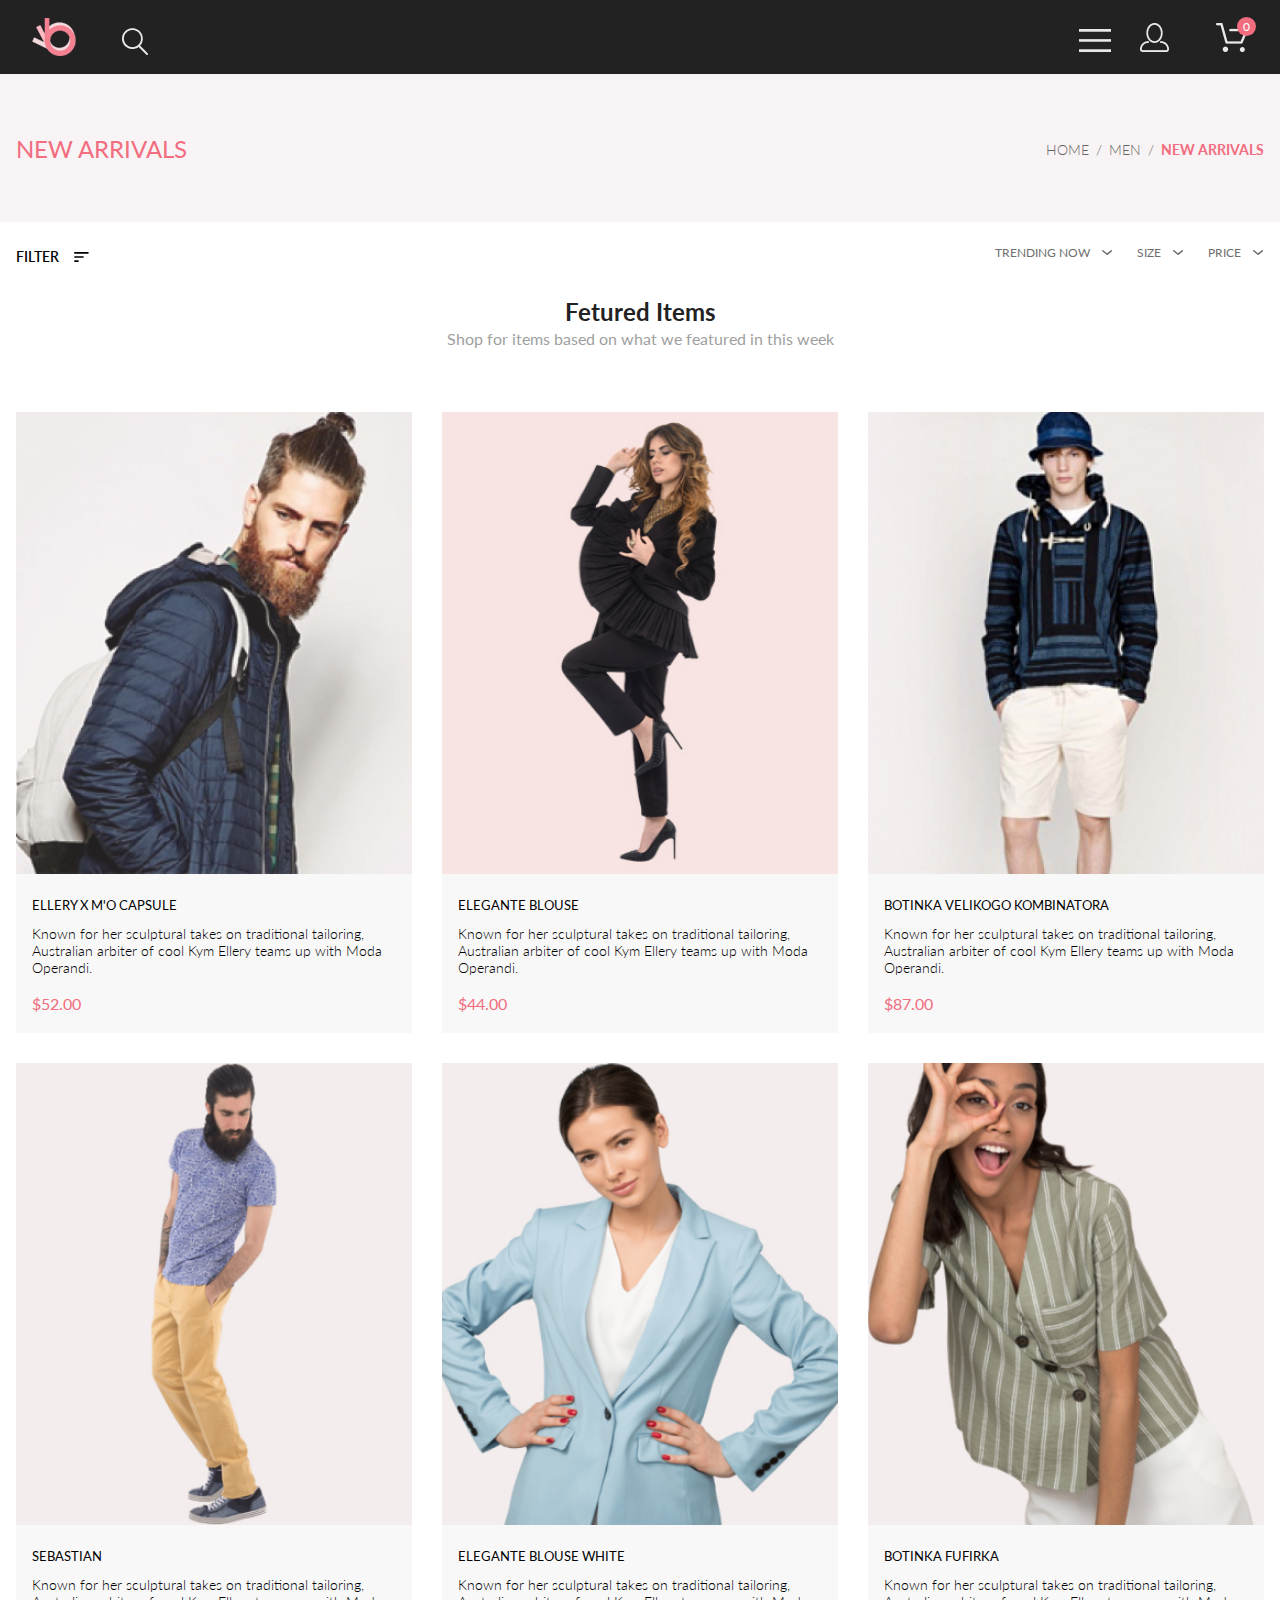
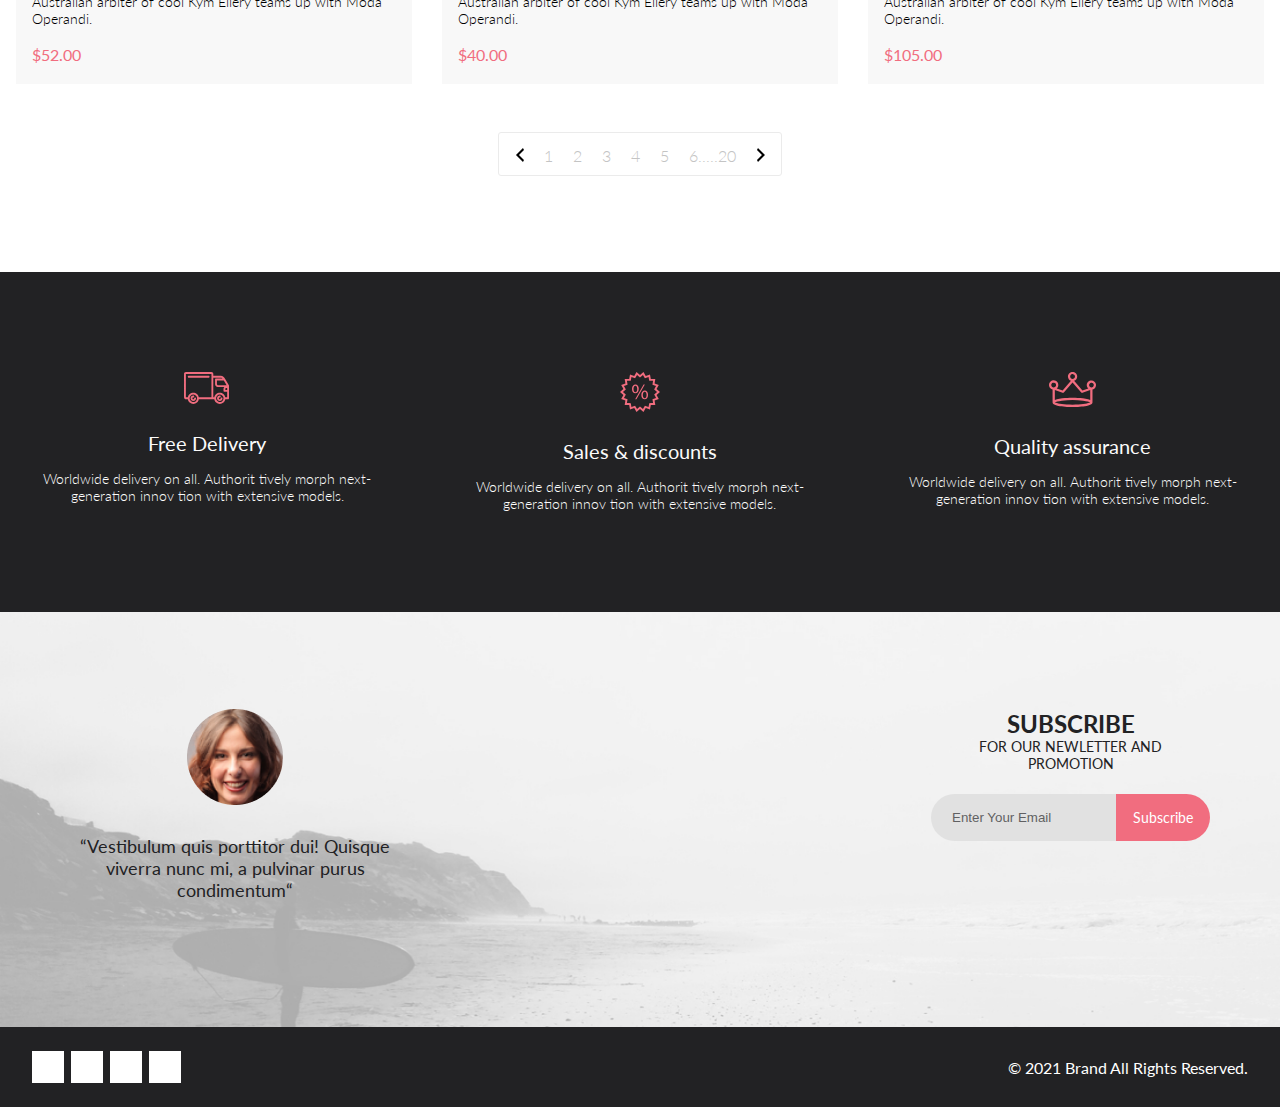
<file: index.html>
<!DOCTYPE html>
<html lang="en">

<head>
    <meta charset="UTF-8">
    <meta name="viewport" content="width=device-width, initial-scale=1.0">
    <title>Document</title>
    <link rel="stylesheet" href="https://cdnjs.cloudflare.com/ajax/libs/font-awesome/5.15.2/css/all.min.css" integrity="sha512-HK5fgLBL+xu6dm/Ii3z4xhlSUyZgTT9tuc/hSrtw6uzJOvgRr2a9jyxxT1ely+B+xFAmJKVSTbpM/CuL7qxO8w==" crossorigin="anonymous" />
    <link rel="stylesheet" href="style.css">
</head>

<body>
    <div class="header">
        <div class="container">
            <div class="leftHeader">
                <img src="images/logo.png" alt="">
                <img class="searchIcon" src="images/search.png" alt="">
            </div>

            <div class="rightHeader">
                <img src="images/bars.png" alt="">
                <img class="userIcon" src="images/user.png" alt="">

                <span class="cartIconWrap">
                    <img class="cartIcon" src="images/cart.png" alt="">
                    <span class="shopCartTotalCount">0</span>
                </span>

                <div class="shopCartModalWin hidden">
                    <div class="ShopCart ShopCartHeader">
                        <div>Название товара</div>
                        <div>Количество</div>
                        <div>Цена за шт.</div>
                        <div>Итого</div>
                    </div>
                                    
                    <div class="shopCartPrice">
                        Товаров в корзине на сумму:
                        $<span class="shopCartTotalPrice">0</span>
                    </div>
                 </div>
            </div>
        </div>
    </div>

    <div class="newArrivals">
        <div class="container">
            <h1>NEW ARRIVALS</h1>
            <nav>
                <a href="#">HOME</a>
                <span>/</span>
                <a href="#">MEN</a>
                <span>/</span>
                <a href="#">NEW ARRIVALS</a>
            </nav>
        </div>
    </div>

    <div class="filters">
        <div class="container">
            <div class="filtersLeft">
                <span class="filterLabel">FILTER</span>
                <img class="filterIcon" src="images/filter.svg" alt="">
                <div class="filterPopup hidden">
                    <nav class="filterCategory">
                        <div class="filterCategoryHeader">CATEGORY</div>
                        <div class="hidden">
                            <a href="#">Accessories</a>
                            <a href="#">Bags</a>
                            <a href="#">Denim</a>
                            <a href="#">Hoodies & Sweatshirts</a>
                            <a href="#">Jackets & Coats</a>
                            <a href="#">Polos</a>
                            <a href="#">Shirts</a>
                            <a href="#">Shoes</a>
                            <a href="#">Sweaters & Knits</a>
                            <a href="#">T-Shirts</a>
                            <a href="#">Tanks</a>
                        </div>
                    </nav>
                    <nav class="filterCategory">
                        <div class="filterCategoryHeader">BRAND</div>
                        <div class="hidden">
                            <a href="#">Accessories</a>
                            <a href="#">Bags</a>
                            <a href="#">Denim</a>
                            <a href="#">Hoodies & Sweatshirts</a>
                            <a href="#">Jackets & Coats</a>
                            <a href="#">Polos</a>
                            <a href="#">Shirts</a>
                            <a href="#">Shoes</a>
                            <a href="#">Sweaters & Knits</a>
                            <a href="#">T-Shirts</a>
                            <a href="#">Tanks</a>
                        </div>
                    </nav>
                    <nav class="filterCategory">
                        <div class="filterCategoryHeader">DESIGNER</div>
                        <div class="hidden">
                            <a href="#">Accessories</a>
                            <a href="#">Bags</a>
                            <a href="#">Denim</a>
                            <a href="#">Hoodies & Sweatshirts</a>
                            <a href="#">Jackets & Coats</a>
                            <a href="#">Polos</a>
                            <a href="#">Shirts</a>
                            <a href="#">Shoes</a>
                            <a href="#">Sweaters & Knits</a>
                            <a href="#">T-Shirts</a>
                            <a href="#">Tanks</a>
                        </div>
                    </nav>
                </div>
            </div>
            <div class="filtersRight">
                <div class="filterTrending">
                    TRENDING NOW
                    <img src="images/filterArrow.svg" alt="">
                </div>
                <div class="filterSize">
                    <div class="filterSizeWrap">
                        SIZE
                        <img src="images/filterArrow.svg" alt="">
                    </div>
                    <div class="filterSizes hidden">
                        <div>
                            <input type="checkbox"> XS
                        </div>
                        <div>
                            <input type="checkbox"> S
                        </div>
                        <div>
                            <input type="checkbox"> M
                        </div>
                        <div>
                            <input type="checkbox"> L
                        </div>
                    </div>
                </div>
                <div class="filterPrice">
                    PRICE
                    <img src="images/filterArrow.svg" alt="">
                </div>
            </div>
        </div>
    </div>

    <div class="featured container">
        <h2 class="featuredHeader">Fetured Items</h2>
        <div class="featuredTitle">Shop for items based on what we featured in this week</div>

        <div class="featuredItems">

            <div class="featuredItem" data-id="1" data-name="ELLERY X M'O CAPSULE" data-price="52">

                <div class="featuredImgWrap">
                    <img src="images/featured/1.jpg" alt="">
                    <div class="featuredImgDark">
                        <button>
                            <img src="images/cart.svg" alt="">
                            Add to Cart
                        </button>
                    </div>
                </div>

                <div class="featuredData">
                    <div class="featuredName">
                        ELLERY X M'O CAPSULE
                    </div>
                    <div class="featuredText">
                        Known for her sculptural takes on traditional tailoring, Australian arbiter of cool Kym Ellery
                        teams
                        up with Moda Operandi.
                    </div>
                    <div class="featuredPrice">
                        $52.00
                    </div>
                </div>

            </div>

            <div class="featuredItem" data-id="2" data-name="ELEGANTE BLOUSE" data-price="44">

                <div class="featuredImgWrap">
                    <img src="images/featured/2.jpg" alt="">
                    <div class="featuredImgDark">
                        <button>
                            <img src="images/cart.svg" alt="">
                            Add to Cart
                        </button>
                    </div>
                </div>

                <div class="featuredData">
                    <div class="featuredName">
                        ELEGANTE BLOUSE
                    </div>
                    <div class="featuredText">
                        Known for her sculptural takes on traditional tailoring, Australian arbiter of cool Kym Ellery
                        teams
                        up with Moda Operandi.
                    </div>
                    <div class="featuredPrice">
                        $44.00
                    </div>
                </div>

            </div>

            <div class="featuredItem" data-id="3" data-name="BOTINKA VELIKOGO KOMBINATORA" data-price="87">

                <div class="featuredImgWrap">
                    <img src="images/featured/3.jpg" alt="">
                    <div class="featuredImgDark">
                        <button>
                            <img src="images/cart.svg" alt="">
                            Add to Cart
                        </button>
                    </div>
                </div>

                <div class="featuredData">
                    <div class="featuredName">
                        BOTINKA VELIKOGO KOMBINATORA
                    </div>
                    <div class="featuredText">
                        Known for her sculptural takes on traditional tailoring, Australian arbiter of cool Kym Ellery
                        teams
                        up with Moda Operandi.
                    </div>
                    <div class="featuredPrice">
                        $87.00
                    </div>
                </div>

            </div>

            <div class="featuredItem" data-id="4" data-name="SEBASTIAN" data-price="52">

                <div class="featuredImgWrap">
                    <img src="images/featured/4.jpg" alt="">
                    <div class="featuredImgDark">
                        <button>
                            <img src="images/cart.svg" alt="">
                            Add to Cart
                        </button>
                    </div>
                </div>

                <div class="featuredData">
                    <div class="featuredName">
                        SEBASTIAN
                    </div>
                    <div class="featuredText">
                        Known for her sculptural takes on traditional tailoring, Australian arbiter of cool Kym Ellery
                        teams
                        up with Moda Operandi.
                    </div>
                    <div class="featuredPrice">
                        $52.00
                    </div>
                </div>

            </div>

            <div class="featuredItem" data-id="5" data-name="ELEGANTE BLOUSE WHITE" data-price="40">

                <div class="featuredImgWrap">
                    <img src="images/featured/5.jpg" alt="">
                    <div class="featuredImgDark">
                        <button>
                            <img src="images/cart.svg" alt="">
                            Add to Cart
                        </button>
                    </div>
                </div>

                <div class="featuredData">
                    <div class="featuredName">
                        ELEGANTE BLOUSE WHITE
                    </div>
                    <div class="featuredText">
                        Known for her sculptural takes on traditional tailoring, Australian arbiter of cool Kym Ellery
                        teams
                        up with Moda Operandi.
                    </div>
                    <div class="featuredPrice">
                        $40.00
                    </div>
                </div>

            </div>
            <div class="featuredItem" data-id="6" data-name="BOTINKA FUFIRKA" data-price="105">

                <div class="featuredImgWrap">
                    <img src="images/featured/6.jpg" alt="">
                    <div class="featuredImgDark">
                        <button>
                            <img src="images/cart.svg" alt="">
                            Add to Cart
                        </button>
                    </div>
                </div>

                <div class="featuredData">
                    <div class="featuredName">
                        BOTINKA FUFIRKA
                    </div>
                    <div class="featuredText">
                        Known for her sculptural takes on traditional tailoring, Australian arbiter of cool Kym Ellery
                        teams
                        up with Moda Operandi.
                    </div>
                    <div class="featuredPrice">
                        $105.00
                    </div>
                </div>

            </div>
        </div>

        <div class="pagination">
            <a href="#">
                <img src="images/chevronLeft.svg" alt="">
            </a>
            <a href="#">1</a>
            <a href="#">2</a>
            <a href="#">3</a>
            <a href="#">4</a>
            <a href="#">5</a>
            <a href="#">6.....20</a>
            <a href="#">
                <img src="images/chevronRight.svg" alt="">
            </a>
        </div>
    </div>

    <div class="services">
        <div class="container">

            <div class="serivceUnit">
                <img src="images/services/delivery.svg" alt="">
                <div class="servicesTitle">
                    Free Delivery
                </div>
                <div class="servicesText">
                    Worldwide delivery on all. Authorit tively morph next-generation innov tion with extensive models.
                </div>
            </div>

            <div class="serivceUnit">
                <img src="images/services/discount.svg" alt="">
                <div class="servicesTitle">
                    Sales & discounts
                </div>
                <div class="servicesText">
                    Worldwide delivery on all. Authorit tively morph next-generation innov tion with extensive models.
                </div>
            </div>

            <div class="serivceUnit">
                <img src="images/services/assurance.svg" alt="">
                <div class="servicesTitle">
                    Quality assurance
                </div>
                <div class="servicesText">
                    Worldwide delivery on all. Authorit tively morph next-generation innov tion with extensive models.
                </div>
            </div>
        </div>
    </div>

    <div class="subscribe">
        <div class="container">

            <div class="subscribeLeft">
                <img src="images/subscribeUser.png" alt="">
                <div class="subscribeUserText">
                    “Vestibulum quis porttitor dui! Quisque viverra nunc mi, a pulvinar purus condimentum“
                </div>
            </div>

            <div class="subscribeRight">
                <div class="subscribeTitle">
                    SUBSCRIBE
                </div>
                <div class="subscribeText">
                    FOR OUR NEWLETTER AND PROMOTION
                </div>
                <form action="" class="subscribeForm">
                    <input type="text" placeholder="Enter Your Email">
                    <button>Subscribe</button>
                </form>
            </div>

        </div>
    </div>

    <div class="footer">
        <div class="container">
            <div class="footerLeft">
                <a href="#">
                    <i class="fab fa-facebook-f"></i>
                </a>
                <a href="#">
                    <i class="fab fa-instagram"></i>
                </a>
                <a href="#">
                    <i class="fab fa-pinterest-p"></i>
                </a>
                <a href="#">
                    <i class="fab fa-twitter"></i>
                </a>
            </div>
            <div class="footerRight">
                &copy; 2021  Brand  All Rights Reserved.
            </div>
        </div>
    </div>

    <script src="app.js"></script>
</body>

</html>
</file>
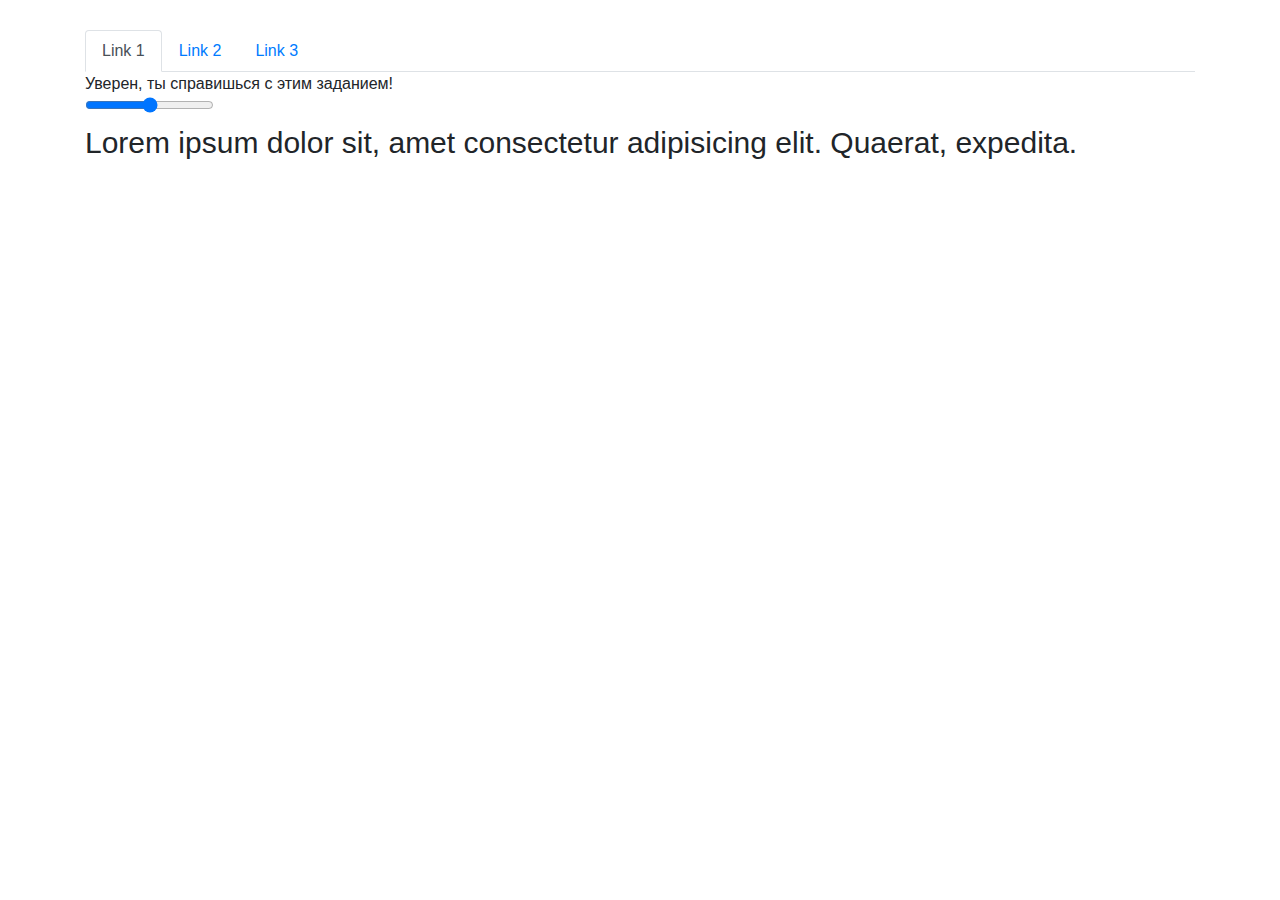
<file: 1.html>
<!DOCTYPE html>
<html lang="en">
<head>
  <meta charset="UTF-8">
  <title>Homework</title>
  <link rel="stylesheet" href="https://stackpath.bootstrapcdn.com/bootstrap/4.5.2/css/bootstrap.min.css"
        integrity="sha384-JcKb8q3iqJ61gNV9KGb8thSsNjpSL0n8PARn9HuZOnIxN0hoP+VmmDGMN5t9UJ0Z" crossorigin="anonymous">
  <style>
    .nav {
      margin-top: 30px;
    }
    #inputDiv {
      font-size: 30px;
    }
  </style>
</head>
<body>
<!--
Обязательное задание.

Выполнить все задачи в теге script. Комментарии, в которых написаны задачи, не
стирать, код с решением задачи пишем под комментарием.
-->
<div class="container">
  <ul class="nav nav-tabs">
    <li class="nav-item" data-text="T1">
      <a class="nav-link active" href="#">Link 1</a>
    </li>
    <li class="nav-item" data-text="X6">
      <a class="nav-link" href="#">Link 2</a>
    </li>
    <li class="nav-item" data-text="H99">
      <a class="nav-link" href="#">Link 3</a>
    </li>
  </ul>

  <div class="text">Уверен, ты справишься с этим заданием!</div>

  <input type="range" min="20" max="100">
  <div id="inputDiv">
    Lorem ipsum dolor sit, amet consectetur adipisicing elit. Quaerat, expedita.
  </div>
</div>

<script>
  "use strict";

  /*
  1. Необходимо сделать так, чтобы при клике на элемент с классом "nav-link",
  данному элементу ставился класс "active", при этом у всхе других элементов с
  классом nav-link данных элемент отсутствовал, необходимо использовать
  делегирование события.
  Также необходимо чтобы в div с классом text ставился нужный текст, который
  прописан в объекте panelText (вам необходимо определить самостоятельно, что
  общего между данной в html версткой и объектом ниже).
  */
  const panelText = {
    T1: "Уверен, ты справишься с этим заданием!",
    X6: "Знаю, программирование это нелегко.",
    H99: "Однако, программирование, в итоге, принесет свои плоды.",
  };

  const textEl = document.querySelector('.text');
  const ulEl = document.querySelector('ul');

  ulEl.addEventListener('click', (event) => {
    const activeEl = document.querySelector('.active');
    activeEl.classList.remove('active');
    if (event.target.tagName !== 'A') return;
    event.target.classList.add('active');
    textEl.textContent = panelText[event.target.parentElement.dataset.text];
  });
  /*
  2. Необходимо сделать так, чтобы при изменении input'а менялся и размер шрифта
  у элемента с id="inputDiv". Перемещение ползунка должно плавно увеличивать
  шрифт у текста, никакого резкого увеличения шрифта не должно быть при
  перетаскивании ползунка.
   */
  const InputEl = document.querySelector('input');
  const InputDivEl = document.querySelector('#inputDiv');
  InputEl.addEventListener('input', (event) => {
    InputDivEl.style.fontSize = `${event.target.value}px`;
  });


</script>
</body>
</html>
</file>
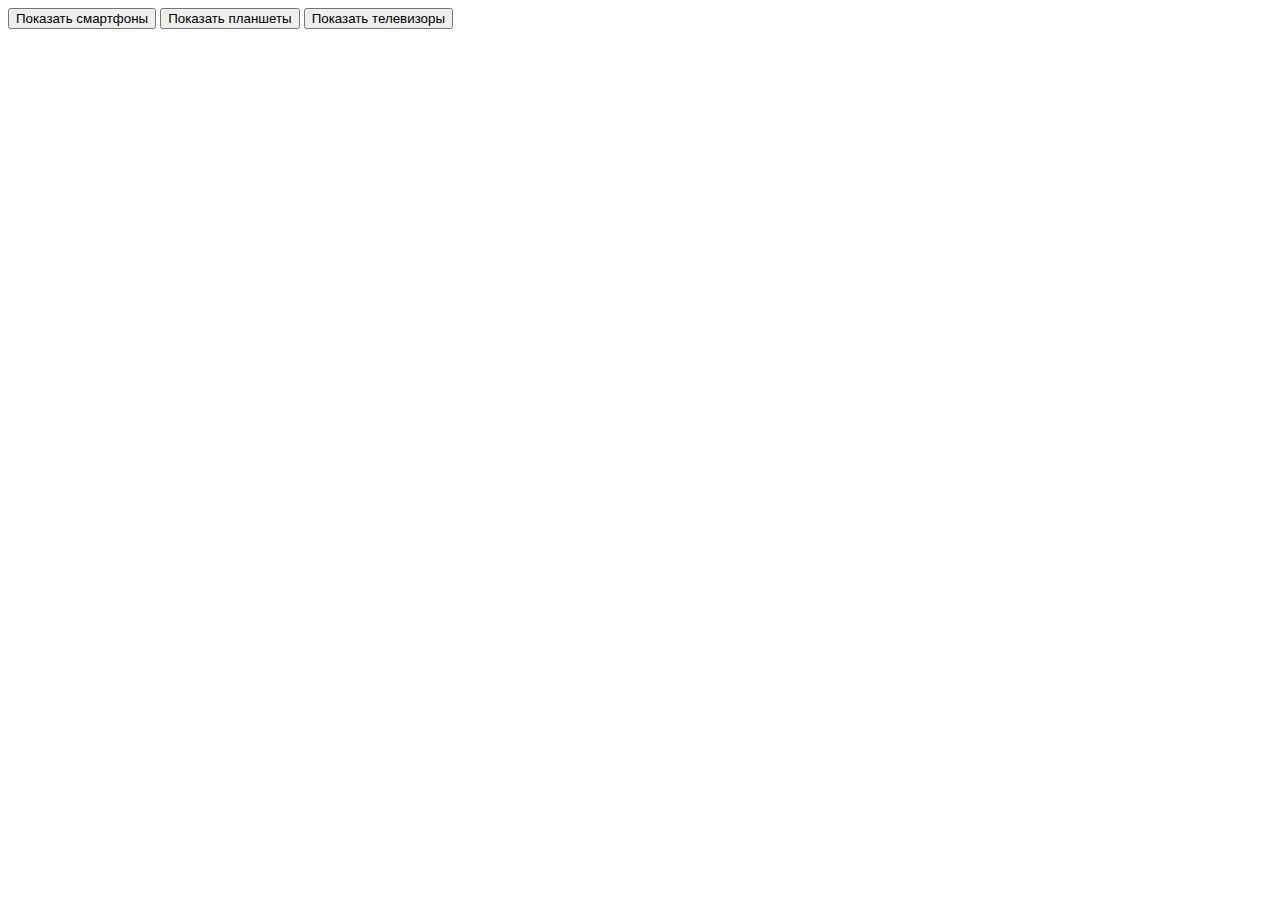
<file: 2.html>
<!DOCTYPE html>
<html lang="en">
<head>
  <meta charset="UTF-8">
  <meta name="viewport" content="width=device-width, initial-scale=1.0">
  <title>Document</title>
  <style>
    .products {
      overflow: hidden;
      margin-top: 40px;
    }

    .product {
      float: left;
      margin-right: 20px;
    }
  </style>
</head>
<body>
<header>
  <button class="menuButton" data-type="phones">Показать смартфоны</button>
  <button class="menuButton" data-type="tablets">Показать планшеты</button>
  <button class="menuButton" data-type="tv">Показать телевизоры</button>
</header>

<div class="products"></div>

<script>
  /*
  1. Программист Паша уволился с работы и не закончил задачу.
  Задача состояла в том, чтобы при клике на какую-либо кнопку в теге header
  выводить продукты в div с классом products.
  Продукты, которые надо вывести, валидны и прописаны в объекте products.
  Однако, Паша явно сделал много ошибок в других кусках кода, вам необходимо
  исправить все ошибки и внимательно проверить чтоб код работал правильно и
  ничего лишнего не выводилось в div с классом products.
  */

  class Product {
    constructor(id, name, price, imageUrl) {
      this.id = id;
      this.name = name;
      this.price = price;
      this.imageUrl = imageUrl;
    }

    /**
     * @returns {string} html-разметка для товара
     */
    getProductMarkup() {
      return `
        <div class="product">
            <div>${this.name}</div>
            <img src="${this.imageUrl}" alt="">
            <div>Цена: <span>${this.price}</span> р.</div>
            <a href="https://example.com/producs/${this.id}">Подробнее</a>
        </div>
      `;
    }
  }

  const products = {
    phones: [
      new Product(1, "Смартфон 1", "2533", "https://picsum.photos/seed/1/200"),
      new Product(2, "Смартфон 2", "3123", "https://picsum.photos/seed/2/200"),
      new Product(3, "Смартфон 3", "6123", "https://picsum.photos/seed/3/200"),
    ],
    tablets: [
      new Product(4, "Плашнет 1", "5239", "https://picsum.photos/seed/4/200"),
      new Product(5, "Плашнет 2", "6483", "https://picsum.photos/seed/5/200"),
    ],
    tv: [
      new Product(6, "Телевизор 1", "4314", "https://picsum.photos/seed/6/200"),
      new Product(7, "Телевизор 2", "5412", "https://picsum.photos/seed/7/200"),
      new Product(8, "Телевизор 3", "3577", "https://picsum.photos/seed/8/200"),
      new Product(9, "Телевизор 4", "8714", "https://picsum.photos/seed/9/200"),
    ],
  };

  const productsEl = document.querySelector('.products');
  document.querySelector('header').addEventListener('click', event => {
    if (!event.target.classList.contains('menuButton')) {
      return;
    }
    productsEl.innerHTML = products[event.target.dataset.type]
      .map(product => product.getProductMarkup()).join('');
  });

</script>
</body>
</html>
</file>
<file: style.css>
@import url("https://fonts.googleapis.com/css2?family=Lato:wght@300;400;700;900&display=swap");
body {
    margin: 0;
    font-family: Lato, sans-serif;
}

.header {
    background: #222222;
    height: 74px;
    padding: 18px 16px;
    box-sizing: border-box;
}

.header .container {
    display: flex;
    justify-content: space-between;
    align-items: center;
}

@media (min-width: 1600px) {
    .container {
        margin: 0 auto;
        width: 1140px;
    }
}

@media (min-width: 768px) {
    .header {
        padding-left: 32px;
        padding-right: 32px;
    }
}

.header i {
    color: #e8e8e8;
}

.userIcon,
.cartIcon {
    display: none;
}

@media (min-width: 768px) {
    .userIcon,
    .cartIcon {
        display: inline;
    }
}

.userIcon {
    margin-left: 25px;
    margin-right: 42px;
}

.searchIcon {
    margin-left: 41px;
}

.cartIconWrap {
    position: relative;
}

.cartIconWrap span {
    display: inline-block;
    width: 19px;
    height: 19px;
    color: white;
    background: #f16d7f;
    border-radius: 50%;
    position: absolute;
    text-align: center;
    right: -8px;
    top: -19px;
    font-size: 12px;
    line-height: 19px;
}

.newArrivals {
    background: #f8f3f4;
    min-height: 148px;
}

.newArrivals h1 {
    margin: 24px 0 32px;
    font-weight: normal;
    font-size: 24px;
    line-height: 29px;
    color: #f16d7f;
}

@media (min-width: 768px) {
    .newArrivals h1 {
        margin: 0;
    }
}

.newArrivals .container {
    display: flex;
    flex-direction: column;
    align-items: center;
    min-height: inherit;
}

@media (min-width: 768px) {
    .newArrivals .container {
        flex-direction: row;
        justify-content: space-between;
    }
}

@media (min-width: 768px) and (max-width: 1599px) {
    .newArrivals .container {
        padding: 0 16px;
    }
}

.newArrivals nav a,
.newArrivals nav span {
    font-weight: 300;
    font-size: 14px;
    line-height: 17px;
    color: #636363;
}

.newArrivals nav a {
    text-decoration: none;
}

.newArrivals nav span {
    margin: 0 3px;
}

.newArrivals nav a:last-of-type {
    font-weight: bold;
    font-size: 14px;
    line-height: 17px;
    color: #f16d7f;
}

.filters {
    margin-top: 24px;
    margin-bottom: 32px;
}

@media (min-width: 1600px) {
    .filters {
        margin-top: 51px;
        margin-bottom: 64px;
    }
}

.filters .container {
    display: flex;
    justify-content: space-between;
    padding-left: 8px;
    padding-right: 8px;
}

@media (min-width: 768px) {
    .filters .container {
        padding-left: 16px;
        padding-right: 16px;
    }
}

@media (min-width: 1600px) {
    .filters .container {
        padding-left: 0;
        padding-right: 0;
        justify-content: flex-start;
    }
}

.filtersRight {
    display: flex;
    font-size: 12px;
    line-height: 14px;
    color: #6f6e6e;
}

@media (min-width: 1600px) {
    .filtersRight {
        font-size: 14px;
        line-height: 17px;
        margin-left: 320px;
    }
}

.filtersRight img {
    position: relative;
    bottom: 1px;
    margin-left: 9px;
}

.filtersRight > div:not(:last-child) {
    margin-right: 15px;
}

@media (min-width: 375px) {
    .filtersRight > div:not(:last-child) {
        margin-right: 24px;
    }
}

.filtersLeft .filterLabel {
    display: none;
    position: relative;
    z-index: 2;
    cursor: pointer;
}

.filterLabelPink {
    color: #ef5b70 !important;
    left: 16px;
    top: 13px;
}

.filterIconPink {
    left: 16px;
    top: 13px;
}

@media (min-width: 768px) {
    .filtersLeft .filterLabel {
        display: inline;
        font-weight: 600;
        font-size: 14px;
        line-height: 17px;
        color: #000000;
    }
}

.filtersLeft .filterIcon {
    width: 37px;
    height: 25px;
    position: relative;
    z-index: 2;
}

@media (min-width: 768px) {
    .filtersLeft .filterIcon {
        width: 15px;
        height: 10px;
        margin-left: 11px;
    }
}

.filtersLeft {
    position: relative;
}

.hidden {
    display: none;
}

.filterPopup {
    position: absolute;
    left: 0;
    top: 0;
    width: 360px;
    background: #ffffff;
    box-shadow: 6px 4px 35px rgba(0, 0, 0, 0.21);
    padding: 46px 16px 16px 16px;
    z-index: 1;
    overflow-y: auto;
}

.filterCategoryHeader {
    font-size: 14px;
    line-height: 37px;
    color: #ef5b70;
    padding-left: 11px;
    min-height: 37px;
    border-bottom: 1px solid #ebebeb;
    margin-bottom: 24px;
    position: relative;
    cursor: pointer;
}

.filterCategoryHeader:before {
    content: "";
    width: 5px;
    min-height: inherit;
    background: #ef5b70;
    position: absolute;
    left: 0;
    top: 1px;
}

.filterCategory:not(:last-child) {
    margin-bottom: 24px;
}

.filterCategory a {
    display: block;
    text-decoration: none;
    padding-left: 34px;
    padding-right: 16px;
    font-size: 14px;
    line-height: 17px;
    color: #6f6e6e;
}

.filterCategory a:not(:last-child) {
    margin-bottom: 11px;
}

.filterSizeWrap {
    cursor: pointer;
}

.filterSize {
    position: relative;
}

.filterSizes {
    position: absolute;
    left: 0;
    top: 25px;
    width: 79px;
    height: 103px;
    background: #ffffff;
    box-shadow: 6px 4px 35px rgba(0, 0, 0, 0.21);
    padding: 7px 9px;
    box-sizing: border-box;
    font-size: 14px;
    color: #6f6e6e;
}

.filterSizes > div:not(:last-child) {
    margin-bottom: 4px;
}

.featured {
    padding-left: 8px;
    padding-right: 8px;
    margin-bottom: 96px;
}

@media (min-width: 768px) {
    .featured {
        padding-left: 16px;
        padding-right: 16px;
    }
}

@media (min-width: 1600px) {
    .featured {
        padding-left: 0;
        padding-right: 0;
    }
}

.featured h2 {
    margin-top: 0;
    margin-bottom: 3px;
    text-align: center;
    color: #222222;
}

.featuredTitle {
    text-align: center;
    color: #9f9f9f;
    margin-bottom: 64px;
}

.featuredItems {
    display: grid;
    grid-template-columns: 1fr;
    row-gap: 16px;
}

@media (min-width: 640px) {
    .featuredItems {
        grid-template-columns: 1fr 1fr;
        row-gap: 18px;
        column-gap: 16px;
    }
}

@media (min-width: 1000px) {
    .featuredItems {
        grid-template-columns: repeat(3, 1fr);
        gap: 30px;
    }
}

.featuredItem {
    background: #f8f8f8;
}

.featuredItem img {
    width: 100%;
    display: block;
}

.featuredImgWrap {
    position: relative;
}

.featuredItem:hover .featuredImgDark {
    display: flex;
}

.featuredImgDark {
    position: absolute;
    width: 100%;
    height: 100%;
    left: 0;
    top: 0;
    background: rgba(58, 56, 56, 0.86);
    display: none;
    justify-content: center;
    align-items: center;
}

.featuredImgDark button {
    background: none;
    border: 1px solid white;
    color: white;
    display: flex;
    align-items: center;
    padding: 10px 14px;
    font-size: 14px;
    font-family: inherit;
}

.featuredImgDark button img {
    width: 26px;
    height: 24px;
    margin-right: 11px;
}

.featuredData {
    padding: 23px 16px 20px;
}

.featuredName {
    font-size: 13px;
    line-height: 16px;
    color: #000000;
}

.featuredText {
    font-weight: 300;
    font-size: 14px;
    line-height: 17px;
    margin-top: 12px;
    margin-bottom: 18px;
}

.featuredPrice {
    font-size: 16px;
    line-height: 19px;
    color: #f16d7f;
}

.pagination {
    width: 284px;
    height: 44px;
    margin: 0 auto;
    border: 1px solid #ebebeb;
    margin-top: 48px;
    padding: 13px 16px;
    box-sizing: border-box;
    display: flex;
    justify-content: space-between;
    border-radius: 3px;
}

.pagination a {
    text-decoration: none;
    font-weight: 300;
    font-size: 16px;
    color: #c4c4c4;
}

.pagination a:hover {
    color: #ef5b70;
}

.services {
    background: #222224;
    padding-top: 48px;
    padding-bottom: 81px;
    padding-left: 14px;
    padding-right: 14px;
}

@media (min-width: 1200px) {
    .services {
        padding-top: 100px;
        padding-bottom: 100px;
    }
}

.services .container {
    display: grid;
    gap: 46px;
}

@media (min-width: 1200px) {
    .services .container {
        display: grid;
        grid-template-columns: repeat(3, 1fr);
        gap: 46px;
    }
}

.serivceUnit {
    text-align: center;
    display: flex;
    flex-direction: column;
    align-items: center;
}

.servicesTitle,
.servicesText {
    color: #fbfbfb;
}

.servicesTitle {
    font-size: 19.96px;
    line-height: 24px;
    margin-top: 27px;
    margin-bottom: 15px;
}

.servicesText {
    font-weight: 300;
    font-size: 13.972px;
    line-height: 17px;
    max-width: 340px;
}

.subscribe {
    background: url(images/subscribe.jpg) no-repeat;
    background-size: cover;
    padding-top: 64px;
    padding-bottom: 109px;
    padding-left: 20px;
    padding-right: 20px;
}

@media (min-width: 1200px) {
    .subscribe {
        padding-top: 97px;
        padding-bottom: 126px;
    }

    .subscribe .container {
        margin: 0 auto;
        width: 1140px;
        display: flex;
        justify-content: space-between;
    }
}

.subscribeLeft {
    display: flex;
    flex-direction: column;
    align-items: center;
}

.subscribeUserText {
    margin-top: 30px;
    text-align: center;
    font-size: 18px;
    line-height: 22px;
    color: #222224;
    max-width: 330px;
}

.subscribeRight {
    display: flex;
    flex-direction: column;
    align-items: center;
    margin-top: 65px;
}

@media (min-width: 1200px) {
    .subscribeRight {
        margin-top: initial;
    }
}

.subscribeTitle {
    font-weight: 700;
    font-size: 24px;
    color: #222224;
}

.subscribeTitle,
.subscribeText {
    max-width: 271px;
    text-align: center;
}

.subscribeText {
    font-size: 14px;
    color: #222224;
    margin-bottom: 22px;
}

.subscribeForm {
    height: 47px;
}

.subscribeForm input {
    height: inherit;
    background: #e1e1e1;
    border: none;
    padding: 6px 21px;
    box-sizing: border-box;
    border-top-left-radius: 28px;
    border-bottom-left-radius: 28px;
    float: left;
    width: 185px;
}

.subscribeForm input::-webkit-input-placeholder {
    color: #222224;
    font-family: inherit;
    opacity: 0.67;
}
.subscribeForm input::-moz-placeholder {
    color: #222224;
    font-family: inherit;
    opacity: 0.67;
}
.subscribeForm input:-ms-input-placeholder {
    color: #222224;
    font-family: inherit;
    opacity: 0.67;
}
.subscribeForm input:-moz-placeholder {
    color: #222224;
    font-family: inherit;
    opacity: 0.67;
}

.subscribeForm button {
    height: inherit;
    border: none;
    color: white;
    font-family: inherit;
    font-size: 14px;
    line-height: 17px;
    background: #f16d7f;
    border-top-right-radius: 28px;
    border-bottom-right-radius: 28px;
    padding: 0 17px;
}

.footer {
    background: #222224;
    padding: 43px 20px 10px;
}

@media (min-width: 768px) {
    .footer {
        padding: 24px 32px;
    }
}

.footer .container {
    display: flex;
    flex-direction: column;
    align-items: center;
}

@media (min-width: 768px) {
    .footer .container {
        flex-direction: row;
        justify-content: space-between;
    }
}

.footerLeft {
    display: flex;
}

.footer a {
    color: black;
    background: white;
    width: 32px;
    height: 32px;
    display: flex;
    justify-content: center;
    align-items: center;
    text-decoration: none;
}

.footer a:hover {
    background: #f16d7f;
    color: white;
}

.footer a:not(:last-child) {
    margin-right: 7px;
}

.footerRight {
    color: white;
}

@media (max-width: 767px) {
    .footerRight {
        margin-top: 40px;
    }
}

.rightHeader {
    position: relative;
}

.shopCartModalWin {
    position: absolute;
    z-index: 3;
    right: 0;
    top: 37px;
    background: white;
    padding: 10px;
    border: 1px solid #ebebeb;
    border-radius: 3px;
    font-size: 14px;
}

@media (min-width: 340px) {
    .shopCartModalWin {
        font-size: 16px;
    }
}

@media (min-width: 552px) {
    .shopCartModalWin {
        width: 500px;
    }
}

.ShopCart {
    display: grid;
    grid-template-columns: repeat(4, 1fr);
    gap: 10px;
    margin-bottom: 10px;
    border-bottom: 1px solid #ebebeb;
    padding-bottom: 10px;
}

.ShopCartHeader{
    font-weight: bold;
}

.shopCartTotalTotalPrice {
    font-weight: bold;
    text-align: right;
}
</file>
